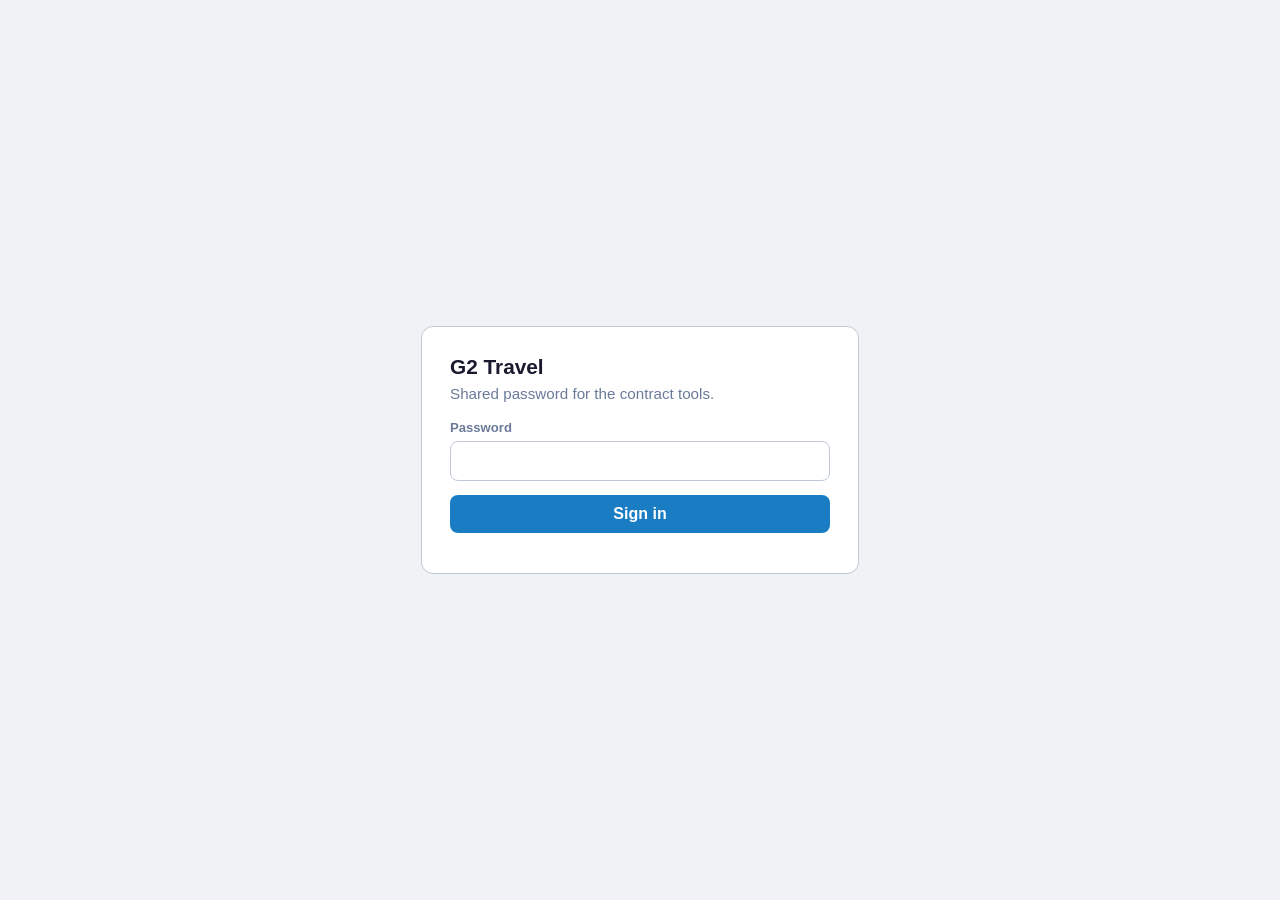
<file: login.html>
<!doctype html>
<html lang="en">
<head>
<meta charset="utf-8">
<meta name="viewport" content="width=device-width,initial-scale=1">
<title>Sign in · G2 Travel</title>
<meta name="robots" content="noindex,nofollow">
<style>
body{margin:0;min-height:100vh;display:grid;place-items:center;background:#f0f2f5;font-family:-apple-system,BlinkMacSystemFont,'Segoe UI',sans-serif;color:#1a1a2e}
.card{width:min(380px,calc(100% - 32px));background:#fff;border:1px solid #C0C8D8;border-radius:12px;padding:28px}
h1{margin:0 0 6px;font-size:1.3rem}
p{margin:0 0 18px;color:#6b7a99;font-size:.95rem}
label{display:block;font-size:.82rem;font-weight:600;color:#6b7a99;margin-bottom:6px}
input{width:100%;box-sizing:border-box;border:1px solid #C0C8D8;border-radius:8px;padding:10px 12px;font:inherit}
button{margin-top:14px;width:100%;border:0;background:#1A7DC4;color:#fff;border-radius:8px;padding:10px 12px;font:inherit;font-weight:650;cursor:pointer}
.err{margin-top:12px;color:#C0392B;font-size:.9rem}
</style>
</head>
<body>
<form class="card" id="f">
  <h1>G2 Travel</h1>
  <p>Shared password for the contract tools.</p>
  <label for="pw">Password</label>
  <input id="pw" type="password" autocomplete="current-password" required>
  <button type="submit">Sign in</button>
  <div class="err" id="err"></div>
</form>
<script>
document.getElementById('f').onsubmit = async (e) => {
  e.preventDefault();
  const err = document.getElementById('err');
  err.textContent = '';
  const res = await fetch('/api/login', {
    method: 'POST',
    headers: { 'Content-Type': 'application/json' },
    body: JSON.stringify({ password: document.getElementById('pw').value })
  });
  if (!res.ok) { err.textContent = 'Wrong password.'; return; }
  const next = new URLSearchParams(location.search).get('next') || '/';
  location.href = next.startsWith('/') ? next : '/';
};
</script>
</body>
</html>
</file>
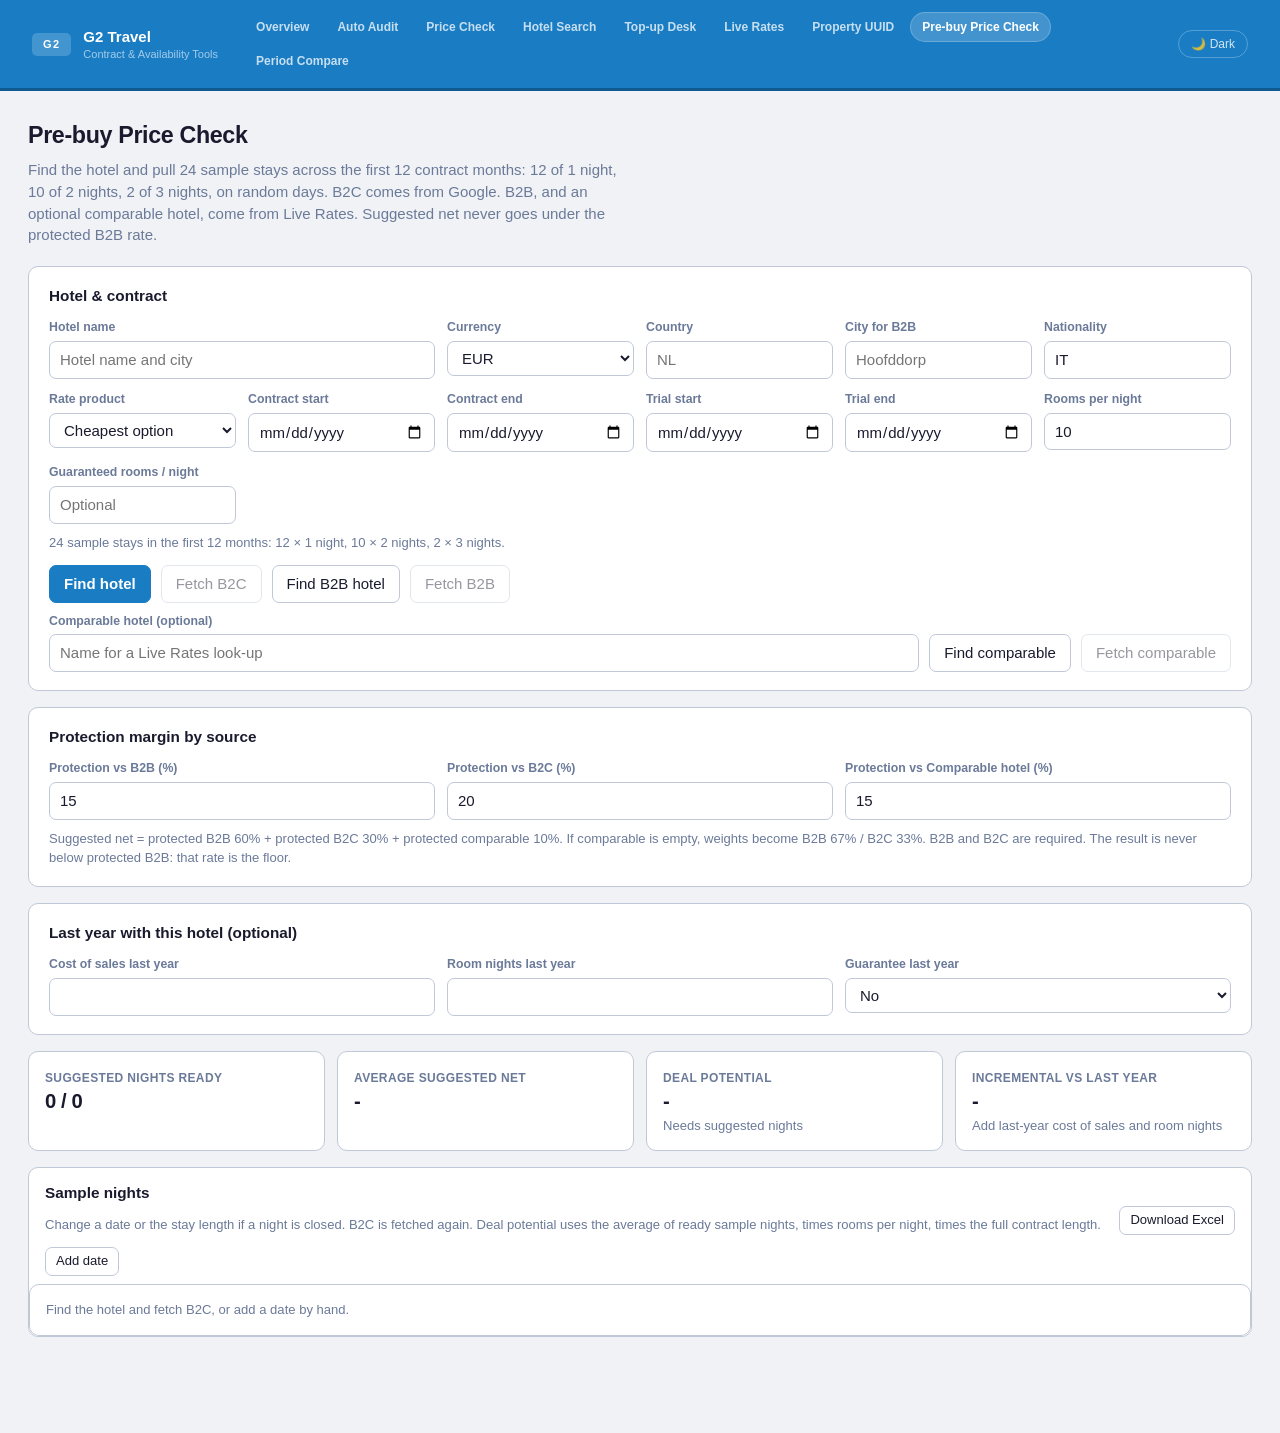
<file: prebuy.html>
<!doctype html>
<html lang="en">
<head>
<meta charset="utf-8">
<meta name="viewport" content="width=device-width,initial-scale=1">
<title>Pre-buy Price Check · G2 Travel</title>
<meta name="robots" content="noindex,nofollow">
<style>
:root{--paper:#f0f2f5;--card:#fff;--ink:#1a1a2e;--mute:#6b7a99;--line:#C0C8D8;--teal:#1A7DC4;--teal-d:#0F5A91;--wash:#E8F3FB;--amber:#B7600A;--amber-w:#FEF5EA;--bad:#C0392B;--bad-w:#FDF0EF;--ok:#1e7a4a;--ok-w:#e8f6ee}
*{box-sizing:border-box}
html{font-size:15px}
body{margin:0;background:var(--paper);color:var(--ink);font-family:-apple-system,BlinkMacSystemFont,'Segoe UI',sans-serif;line-height:1.45;font-variant-numeric:tabular-nums}
button,input,select,textarea{font:inherit;color:inherit}
h1,h2,h3,p{margin:0}
body.dark{--paper:#0f1117;--card:#1a1d27;--ink:#e8ecf5;--mute:#7a85a3;--line:#2e3347;--wash:#0d1e2e}
main{max-width:1280px;margin:0 auto;padding:28px 28px 80px}
h2{font-size:1.55rem;font-weight:650;letter-spacing:-.015em;margin-bottom:6px}
.lead{color:var(--mute);max-width:72ch;margin-bottom:20px}
.card{background:var(--card);border:1px solid var(--line);border-radius:10px;padding:18px 20px;margin-bottom:16px}
.card h3{font-size:1.02rem;margin-bottom:12px}
.grid{display:grid;grid-template-columns:repeat(auto-fit,minmax(180px,1fr));gap:12px}
.field label{display:block;font-weight:600;font-size:.82rem;color:var(--mute);margin-bottom:4px}
.field input,.field select{width:100%;border:1px solid var(--line);border-radius:7px;padding:7px 10px;background:var(--card)}
.btn{border:1px solid var(--line);background:var(--card);border-radius:7px;padding:7px 14px;cursor:pointer;font-weight:500}
.btn:hover:not(:disabled){border-color:var(--teal);color:var(--teal-d)}
.btn.pri{background:var(--teal);border-color:var(--teal);color:#fff;font-weight:600}
.btn.pri:hover:not(:disabled){background:var(--teal-d);color:#fff}
.btn:disabled{opacity:.45;cursor:not-allowed}
.btn.sm{padding:4px 10px;font-size:.87rem}
.row{display:flex;gap:10px;align-items:end;flex-wrap:wrap}
.hint{color:var(--mute);font-size:.87rem}
.msg{padding:9px 12px;border-radius:7px;font-size:.93rem;margin-top:10px}
.msg.warn{background:var(--amber-w);color:var(--amber)}
.msg.err{background:var(--bad-w);color:var(--bad)}
.msg.ok{background:var(--ok-w);color:var(--ok)}
.hits{display:grid;gap:6px;margin-top:12px}
.hit{display:flex;justify-content:space-between;gap:12px;align-items:center;border:1px solid var(--line);border-radius:8px;padding:8px 12px;background:var(--card)}
.kpis{display:grid;grid-template-columns:repeat(auto-fit,minmax(180px,1fr));gap:12px;margin-bottom:16px}
.kpi{background:var(--card);border:1px solid var(--line);border-radius:10px;padding:14px 16px}
.kpi b{display:block;font-size:1.35rem;letter-spacing:-.02em}
.kpi span{color:var(--mute);font-size:.8rem;font-weight:600;text-transform:uppercase;letter-spacing:.03em}
table.t{border-collapse:collapse;width:100%;font-size:.9rem}
table.t th{text-align:left;font-weight:600;font-size:.8rem;color:var(--mute);padding:8px 8px;border-bottom:1px solid var(--line);background:#fafcfc;white-space:nowrap}
table.t td{padding:6px 8px;border-bottom:1px solid #e8f0ee;vertical-align:middle}
table.t .num{text-align:right}
table.t input[type=number]{width:92px;border:1px solid var(--line);border-radius:6px;padding:4px 6px;text-align:right;background:var(--card)}
.blank td input[type=number]{border-color:#d69a1e;background:var(--amber-w)}
.scroll{overflow:auto;border:1px solid var(--line);border-radius:10px;background:var(--card)}
.picked{font-weight:600}
</style>
<link rel="stylesheet" href="./nav.css">
</head>
<body>
<header class="header" id="g2-header" data-page="prebuy"></header>
<script src="./nav.js"></script>
<main id="app"></main>
<script>
'use strict';
const $ = s => document.querySelector(s);
const esc = s => String(s==null?'':s).replace(/[&<>"']/g,c=>({'&':'&amp;','<':'&lt;','>':'&gt;','"':'&quot;',"'":'&#39;'}[c]));
const DAY = 864e5;
const D = s => { if(!s) return null; const p=String(s).split('-').map(Number); if(p.length<3||p.some(isNaN)) return null; return Date.UTC(p[0],p[1]-1,p[2]); };
const iso = t => new Date(t).toISOString().slice(0,10);
const dowMon = t => (new Date(t).getUTCDay()+6)%7;
const num = v => { if(v===''||v==null) return null; const n=typeof v==='number'?v:parseFloat(String(v).replace(',','.')); return isFinite(n)?n:null; };
const fmt = (n,c) => n==null?'':new Intl.NumberFormat(undefined,{minimumFractionDigits:2,maximumFractionDigits:2}).format(n);
const fmtMoney = (n,c) => n==null?'-':new Intl.NumberFormat(undefined,{style:'currency',currency:c||'EUR',maximumFractionDigits:0}).format(n);
const fmtN = (n,c) => n==null?'-':new Intl.NumberFormat(undefined,{style:'currency',currency:c||'EUR',minimumFractionDigits:2,maximumFractionDigits:2}).format(n);
const MON = ['Jan','Feb','Mar','Apr','May','Jun','Jul','Aug','Sep','Oct','Nov','Dec'];
const DOW = ['Mon','Tue','Wed','Thu','Fri','Sat','Sun'];
const pretty = s => { const t=D(s); if(t==null) return s||''; return DOW[dowMon(t)]+' '+new Date(t).getUTCDate()+' '+MON[new Date(t).getUTCMonth()]+' '+new Date(t).getUTCFullYear(); };

const CUR = ['EUR','GBP','USD','CHF','AED','TRY','PLN','CZK','SEK','NOK','DKK','HUF','RON','BGN'];
const BASIS = [
  {id:'cheapest', label:'Cheapest option'},
  {id:'ro_nrf', label:'RO NRF'},
  {id:'ro_flex', label:'RO flexible'},
  {id:'bb_nrf', label:'BB NRF'},
  {id:'bb_flex', label:'BB flexible'}
];

const S = {
  hotelQuery:'', hotel:null, hits:null,
  currency:'EUR', basis:'cheapest', country:'', city:'', nat:'IT', b2bHotel:null, b2bHits:null, compQuery:'', compHotel:null, compHits:null, sample:null, sampleKey:'',
  prot:{b2b:15,b2c:20,comp:15},
  contract:{start:'',end:'',trialStart:'',trialEnd:'',rooms:10, guarantee:''},
  last:{cos:'',rn:'',gtee:'no'},
  rows:[],
  msg:'', msgk:'',
  busy:false
};

function monthKeys(){
  const s=D(S.contract.start), e=D(S.contract.end);
  if(s==null||e==null||e<s) return [];
  const out=[]; let y=new Date(s).getUTCFullYear(), m=new Date(s).getUTCMonth();
  while(Date.UTC(y,m,1)<=e && out.length<120){ out.push(y+'-'+String(m+1).padStart(2,'0')); m++; if(m>11){m=0;y++;} }
  return out;
}
function monthStart(k){ const [y,m]=k.split('-').map(Number); return Date.UTC(y,m-1,1); }
function monthEnd(k){ const [y,m]=k.split('-').map(Number); return Date.UTC(y,m,0); }
function buildSample(){
  const keys=monthKeys().slice(0,12), cs=D(S.contract.start), ce=D(S.contract.end);
  const today=Date.UTC(new Date().getUTCFullYear(), new Date().getUTCMonth(), new Date().getUTCDate());
  if(cs==null||ce==null) return [];
  const windows=[];
  for(const k of keys){
    const from=Math.max(monthStart(k),cs,today+DAY), to=Math.min(monthEnd(k),ce);
    if(from<=to) windows.push({from,to});
  }
  if(!windows.length) return [];
  const lengths=[1,1,1,1,1,1,1,1,1,1,1,1,2,2,2,2,2,2,2,2,2,2,3,3];
  for(let i=lengths.length-1;i>0;i--){ const j=Math.floor(Math.random()*(i+1)); const x=lengths[i]; lengths[i]=lengths[j]; lengths[j]=x; }
  const out=[];
  for(let i=0;i<lengths.length;i++){
    const w=windows[i%windows.length];
    let n=lengths[i];
    let last=w.to-n*DAY;
    if(last<w.from){ n=1; last=w.to-DAY; }
    if(last<w.from) last=w.from;
    const span=Math.floor((last-w.from)/DAY)+1;
    const tms=w.from+Math.floor(Math.random()*Math.max(1,span))*DAY;
    out.push({date:iso(Math.min(tms,w.to)), nights:n});
  }
  out.sort((a,b)=>a.date.localeCompare(b.date)||a.nights-b.nights);
  return out;
}
function fetchDates(force){
  const key=(S.contract.start||'')+'|'+(S.contract.end||'');
  if(force||S.sampleKey!==key||!S.sample||!S.sample.length){ S.sample=buildSample(); S.sampleKey=key; }
  return S.sample;
}
function contractNights(){
  const a=D(S.contract.start), b=D(S.contract.end);
  if(a==null||b==null||b<a) return 0;
  return Math.round((b-a)/DAY)+1;
}
function pickPrice(j){
  const bb = S.basis.indexOf('bb')===0;
  const list = bb && j.breakfast && j.breakfast.length ? j.breakfast : (j.prices||[]);
  return list.reduce((a,p)=> p.perNight!=null && (!a || p.perNight<a.perNight) ? p : a, null);
}
function protOf(kind, raw){
  if(raw==null) return null;
  const p = Number(S.prot[kind]||0)/100;
  return raw * (1-p);
}
function suggestRow(r){
  const b2b=num(r.b2b), b2c=num(r.b2c), comp=num(r.comp);
  if(b2b==null || b2c==null) return null;
  const pb=protOf('b2b',b2b), pc=protOf('b2c',b2c), pj=protOf('comp',comp);
  const weighted=comp==null ? pb*(2/3)+pc*(1/3) : pb*0.6+pc*0.3+pj*0.1;
  return Math.max(weighted, pb);
}
function floored(r){
  const b2b=num(r.b2b), b2c=num(r.b2c), comp=num(r.comp);
  if(b2b==null || b2c==null) return false;
  const pb=protOf('b2b',b2b), pc=protOf('b2c',b2c), pj=protOf('comp',comp);
  const weighted=comp==null ? pb*(2/3)+pc*(1/3) : pb*0.6+pc*0.3+pj*0.1;
  return weighted<pb;
}
function suggestedList(){ return S.rows.map(suggestRow).filter(v=>v!=null); }
function avgSuggest(){ const a=suggestedList(); return a.length? a.reduce((x,y)=>x+y,0)/a.length : null; }

function gCall(params){
  return fetch('/api/hotel-prices?'+new URLSearchParams(params)).then(async r=>{
    let j={}; try{j=await r.json();}catch(e){}
    if(!r.ok || j.error) throw new Error(j.error||('Server error '+r.status));
    return j;
  });
}


function boardWant(){
  if(S.basis==='ro_nrf') return {bb:false, flex:false};
  if(S.basis==='ro_flex') return {bb:false, flex:true};
  if(S.basis==='bb_nrf') return {bb:true, flex:false};
  if(S.basis==='bb_flex') return {bb:true, flex:true};
  return null;
}
function isBB(r){ return /BB|BREAKFAST|B&B/i.test((r.board||'')+' '+(r.boardName||'')); }
function pickLive(rates){
  const list=(rates||[]).filter(r=>r.perNight!=null);
  if(!list.length) return null;
  const w=boardWant();
  let pool=list;
  if(w){
    const bb=list.filter(r=>w.bb?isBB(r):!isBB(r));
    const flex=bb.filter(r=>!!r.refundable===w.flex);
    pool=flex.length?flex:(bb.length?bb:list);
  }
  pool.sort((a,b)=>a.perNight-b.perNight);
  return pool[0];
}
async function liteCall(body){
  const res=await fetch('/api/liteapi-rates',{method:'POST',headers:{'Content-Type':'application/json'},body:JSON.stringify(body)});
  const j=await res.json().catch(()=>({}));
  if(!res.ok) throw new Error(j.error||('Live Rates '+res.status));
  return j;
}
function guessPlace(h){
  const blob=((h&&h.address)||'')+' '+((h&&h.name)||'');
  const low=blob.toLowerCase();
  const countries=[['netherlands','NL'],['nederland','NL'],['hoofddorp','NL'],['amsterdam','NL'],['france','FR'],['paris','FR'],['italy','IT'],['italia','IT'],['spain','ES'],['españa','ES'],['germany','DE'],['deutschland','DE'],['belgium','BE'],['belgique','BE'],['portugal','PT'],['switzerland','CH'],['austria','AT'],['luxembourg','LU'],['united kingdom','GB'],['england','GB'],['london','GB']];
  let country='';
  for(const [k,v] of countries){ if(low.includes(k)){ country=v; break; } }
  const city=(h&&h.address||'').split(',').map(s=>s.trim()).filter(Boolean).slice(-2,-1)[0]||'';
  return {country, city: city.replace(/\d/g,'').trim()};
}
function nameTries(name){
  const clean=String(name||'').replace(/[’']/g,'').trim();
  const words=clean.split(/\s+/).filter(Boolean);
  const skip=/^(hotel|hotels|the|airport|city|centre|center|by)$/i;
  const kept=words.filter(w=>!skip.test(w) && w.length>2);
  const tries=[clean];
  if(kept.length>=2) tries.push(kept.slice(0,2).join(' '));
  if(kept.length) tries.push(kept[0]);
  if(kept.length>1) tries.push(kept[kept.length-1]);
  if(words.length>2) tries.push(words.slice(0,2).join(' '));
  return [...new Set(tries.filter(Boolean))];
}
async function findLive(kind){
  if((S.country||'').length!==2){ S.msg='Enter a 2-letter country code. Live Rates needs it, for example NL.'; S.msgk='warn'; render(); return; }
  const name=kind==='comp'?(S.compQuery||'').trim():((S.hotel&&S.hotel.name)||S.hotelQuery||'').trim();
  if(!name){ S.msg=kind==='comp'?'Type a comparable hotel name.':'Pick or type the hotel first.'; S.msgk='warn'; render(); return; }
  S.busy=true; S.msg='Searching Live Rates in '+S.country+'…'; S.msgk=''; render();
  try{
    let hits=[], used='';
    for(const q of nameTries(name)){
      const j=await liteCall({mode:'hotels', countryCode:S.country, cityName:S.city||'', hotelName:q});
      hits=j.hotels||[];
      used=q;
      if(hits.length) break;
      if(S.city){
        const k=await liteCall({mode:'hotels', countryCode:S.country, cityName:'', hotelName:q});
        hits=k.hotels||[];
        if(hits.length){ used=q+' (country)'; break; }
      }
    }
    if(!hits.length && S.city){
      const j=await liteCall({mode:'hotels', countryCode:S.country, cityName:S.city, hotelName:''});
      const tokens=name.toLowerCase().split(/\s+/).filter(w=>w.length>3);
      hits=(j.hotels||[]).filter(h=>tokens.some(w=>(h.name||'').toLowerCase().includes(w)));
      used=S.city;
    }
    if(kind==='comp') S.compHits=hits; else S.b2bHits=hits;
    S.msg=hits.length? hits.length+' Live Rates hotels'+(used?' for “'+used+'”':'')+'. Pick one.':'No Live Rates hotel in '+S.country+(S.city?' / '+S.city:'')+'. Check the country code, or type a shorter name such as Antares.';
    S.msgk=hits.length?'ok':'warn';
  }catch(e){ S.msg=e.message; S.msgk='err'; }
  S.busy=false; render();
}
function downloadSheet(){
  const m=dealMath();
  const hotel=(S.hotel&&S.hotel.name)||S.hotelQuery||'';
  const comp=S.compHotel?S.compHotel.name:(S.compQuery||'');
  const cur=S.currency||'EUR';
  const gRooms=num(S.contract.guarantee);
  const rooms=num(S.contract.rooms)||0;
  const nights=m.nights||0;
  const avg=m.avg;
  const potential=m.potential;
  const guaranteed=avg!=null && gRooms!=null && nights? avg*gRooms*nights : null;
  const range=(a,b)=>{
    const f=v=>{ const d=D(v); return d==null? (v||'') : new Date(d).toLocaleDateString('en-GB',{day:'2-digit', month:'short', year:'numeric', timeZone:'UTC'}); };
    return f(a)+' - '+f(b);
  };
  const rows=S.rows.map(r=>{
    const sg=suggestRow(r);
    return [r.date, r.nights||1, num(r.b2c), num(r.b2b), num(r.comp), protOf('b2b',num(r.b2b)), protOf('b2c',num(r.b2c)), protOf('comp',num(r.comp)), sg, floored(r)?'✓ Floor':''];
  });
  const book={
    title:'Pre-buy Price Check',
    sub:hotel+'    ·   '+range(S.contract.start, S.contract.end),
    avg, guaranteed, potential, nSug:m.nSug||S.rows.length,
    gLabel:(gRooms||0)+' rooms × '+nights+' nights',
    pLabel:rooms+' rooms × '+nights+' nights',
    hotel, comp, cur,
    start:S.contract.start, end:S.contract.end, nights, rooms, gRooms:gRooms==null?'':gRooms,
    pb:Number(S.prot.b2b||0)/100, pc:Number(S.prot.b2c||0)/100, pj:Number(S.prot.comp||0)/100,
    lyCOS:num(S.last.cos), lyRN:num(S.last.rn), incremental:m.incremental,
    rows
  };
  const blob=buildPrebuyXlsx(book);
  const a=document.createElement('a');
  a.href=URL.createObjectURL(blob);
  a.download='prebuy-price-check.xlsx';
  a.click();
}
function buildPrebuyXlsx(b){
  const esc=s=>String(s==null?'':s).replace(/&/g,'&').replace(/</g,'<').replace(/>/g,'>');
  const col=n=>{ let s=''; n+=1; while(n){ const m=(n-1)%26; s=String.fromCharCode(65+m)+s; n=Math.floor((n-1)/26); } return s; };
  const ref=(r,c)=>col(c)+r;
  const cells=[];
  const merge=[];
  const add=(r,c,v,s)=>{
    if(typeof v==='number' && isFinite(v)) cells.push('<c r="'+ref(r,c)+'" s="'+s+'"><v>'+v+'</v></c>');
    else cells.push('<c r="'+ref(r,c)+'" s="'+s+'" t="inlineStr"><is><t xml:space="preserve">'+esc(v)+'</t></is></c>');
  };
  const span=(r,c1,c2)=>merge.push(ref(r,c1)+':'+ref(r,c2));
  add(1,0,b.title,1); span(1,0,9);
  add(2,0,b.sub,2); span(2,0,9);
  [['AVG SUGGESTED NET',b.avg,'per room night',4],['DEAL GUARANTEED',b.guaranteed,b.gLabel,5],['DEAL POTENTIAL',b.potential,b.pLabel,6],['RATES CHECKED',b.nSug,'dates below',7]].forEach((k,i)=>{
    const starts=[0,2,5,8], ends=[1,4,7,9];
    add(4,starts[i],k[0],3); span(4,starts[i],ends[i]);
    add(5,starts[i],k[1]==null?'-':k[1],k[3]); span(5,starts[i],ends[i]);
    add(6,starts[i],k[2],8); span(6,starts[i],ends[i]);
  });
  add(8,0,'CONTRACT',9); span(8,0,4);
  add(8,6,'PRICE PROTECTION',9); span(8,6,9);
  [['Hotel',b.hotel],['Comparable hotel',b.comp||'-'],['Currency',b.cur],['Contract start',b.start||''],['Contract end',b.end||''],['Contract nights',b.nights],['Rooms per night',b.rooms],['Guaranteed rooms / night',b.gRooms===''?'-':b.gRooms]].forEach((row,i)=>{
    add(9+i,0,row[0],10); span(9+i,0,1); add(9+i,2,row[1],11); span(9+i,2,4);
  });
  [['vs B2B',b.pb],['vs B2C',b.pc],['vs Comparable hotel',b.pj]].forEach((row,i)=>{ add(9+i,6,row[0],10); span(9+i,6,8); add(9+i,9,row[1],12); });
  add(13,6,'LAST YEAR',9); span(13,6,9);
  [['Cost of sales',b.lyCOS],['Room nights',b.lyRN],['Incremental vs last year',b.incremental]].forEach((row,i)=>{
    add(14+i,6,row[0],10); span(14+i,6,8); add(14+i,9,row[1]==null?'-':row[1], i===1?11:13);
  });
  add(18,0,'How the suggested net is built:  60% protected B2B  +  30% protected B2C  +  10% protected comparable.  The result is never below protected B2B: that rate is the floor (rows marked ✓ Floor).',14); span(18,0,9);
  add(20,0,'DATE-BY-DATE PRICING',9); span(20,0,9);
  ['Date','Nights','B2C','B2B','Comparable','After prot. B2B','After prot. B2C','After prot. Comp.','Suggested net','Floor (vs B2B)'].forEach((h,i)=>add(21,i,h,15));
  b.rows.forEach((row,ri)=>{
    const base=ri%2?17:16;
    add(22+ri,0,row[0]||'',base);
    add(22+ri,1,row[1]||'',base);
    for(let c=2;c<=8;c++) add(22+ri,c,row[c]==null?'':row[c], row[c]==null?base:(c===8?18:19));
    add(22+ri,9,row[9]||'',20);
  });
  const byRow={};
  cells.forEach(xml=>{ const m=xml.match(/ r="[A-Z]+(\d+)"/); if(!m) return; (byRow[m[1]]=byRow[m[1]]||[]).push(xml); });
  const heights={1:36,2:22,4:20,5:34,6:18,8:22,18:34,20:22,21:32};
  const rowXml=Object.keys(byRow).sort((a,b)=>a-b).map(r=>'<row r="'+r+'" ht="'+(heights[r]||(r>=22?19:18))+'" customHeight="1">'+byRow[r].join('')+'</row>').join('');
  const sheetXml='<?xml version="1.0" encoding="UTF-8" standalone="yes"?>'+
    '<worksheet xmlns="http://schemas.openxmlformats.org/spreadsheetml/2006/main">'+
    '<sheetViews><sheetView workbookViewId="0"><pane ySplit="21" topLeftCell="A22" activePane="bottomLeft" state="frozen"/></sheetView></sheetViews>'+
    '<cols><col min="1" max="1" width="26" customWidth="1"/><col min="2" max="2" width="14" customWidth="1"/><col min="3" max="5" width="16" customWidth="1"/><col min="6" max="9" width="18" customWidth="1"/><col min="10" max="10" width="18" customWidth="1"/></cols>'+
    '<sheetData>'+rowXml+'</sheetData>'+
    '<mergeCells count="'+merge.length+'">'+merge.map(m=>'<mergeCell ref="'+m+'"/>').join('')+'</mergeCells>'+
    '<pageSetup orientation="landscape" fitToWidth="1"/>'+
    '</worksheet>';
  const files={
    '[Content_Types].xml':'<?xml version="1.0" encoding="UTF-8" standalone="yes"?><Types xmlns="http://schemas.openxmlformats.org/package/2006/content-types"><Default Extension="rels" ContentType="application/vnd.openxmlformats-package.relationships+xml"/><Default Extension="xml" ContentType="application/xml"/><Override PartName="/xl/workbook.xml" ContentType="application/vnd.openxmlformats-officedocument.spreadsheetml.sheet.main+xml"/><Override PartName="/xl/worksheets/sheet1.xml" ContentType="application/vnd.openxmlformats-officedocument.spreadsheetml.worksheet+xml"/><Override PartName="/xl/styles.xml" ContentType="application/vnd.openxmlformats-officedocument.spreadsheetml.styles+xml"/></Types>',
    '_rels/.rels':'<?xml version="1.0" encoding="UTF-8" standalone="yes"?><Relationships xmlns="http://schemas.openxmlformats.org/package/2006/relationships"><Relationship Id="rId1" Type="http://schemas.openxmlformats.org/officeDocument/2006/relationships/officeDocument" Target="xl/workbook.xml"/></Relationships>',
    'xl/workbook.xml':'<?xml version="1.0" encoding="UTF-8" standalone="yes"?><workbook xmlns="http://schemas.openxmlformats.org/spreadsheetml/2006/main" xmlns:r="http://schemas.openxmlformats.org/officeDocument/2006/relationships"><sheets><sheet name="Price check" sheetId="1" r:id="rId1"/></sheets></workbook>',
    'xl/_rels/workbook.xml.rels':'<?xml version="1.0" encoding="UTF-8" standalone="yes"?><Relationships xmlns="http://schemas.openxmlformats.org/package/2006/relationships"><Relationship Id="rId1" Type="http://schemas.openxmlformats.org/officeDocument/2006/relationships/worksheet" Target="worksheets/sheet1.xml"/><Relationship Id="rId2" Type="http://schemas.openxmlformats.org/officeDocument/2006/relationships/styles" Target="styles.xml"/></Relationships>',
    'xl/styles.xml':stylesheet(),
    'xl/worksheets/sheet1.xml':sheetXml
  };
  return zipStore(files);
}
function stylesheet(){
  const fonts=['<font><sz val="11"/><name val="Calibri"/></font>','<font><b/><sz val="20"/><color rgb="FFFFFFFF"/><name val="Calibri"/></font>','<font><sz val="11"/><color rgb="FFDCE6F0"/><name val="Calibri"/></font>','<font><b/><sz val="9"/><color rgb="FF6B7785"/><name val="Calibri"/></font>','<font><b/><sz val="20"/><color rgb="FF2A9D8F"/><name val="Calibri"/></font>','<font><b/><sz val="20"/><color rgb="FF2A9D8F"/><name val="Calibri"/></font>','<font><b/><sz val="20"/><color rgb="FF2A9D8F"/><name val="Calibri"/></font>','<font><b/><sz val="20"/><color rgb="FF2A9D8F"/><name val="Calibri"/></font>','<font><sz val="9"/><color rgb="FF6B7785"/><name val="Calibri"/></font>','<font><b/><sz val="10"/><color rgb="FFFFFFFF"/><name val="Calibri"/></font>','<font><sz val="10"/><color rgb="FF6B7785"/><name val="Calibri"/></font>','<font><b/><sz val="10"/><color rgb="FF222222"/><name val="Calibri"/></font>','<font><b/><sz val="10"/><color rgb="FF222222"/><name val="Calibri"/></font>','<font><b/><sz val="10"/><color rgb="FF222222"/><name val="Calibri"/></font>','<font><sz val="10"/><color rgb="FF334155"/><name val="Calibri"/></font>','<font><b/><sz val="10"/><color rgb="FF1F3A5F"/><name val="Calibri"/></font>','<font><sz val="10"/><color rgb="FF222222"/><name val="Calibri"/></font>','<font><sz val="10"/><color rgb="FF222222"/><name val="Calibri"/></font>','<font><b/><sz val="10"/><color rgb="FF222222"/><name val="Calibri"/></font>','<font><sz val="10"/><color rgb="FF222222"/><name val="Calibri"/></font>','<font><b/><sz val="10"/><color rgb="FFB26A00"/><name val="Calibri"/></font>'];
  const fills=['<fill><patternFill patternType="none"/></fill>','<fill><patternFill patternType="gray125"/></fill>','<fill><patternFill patternType="solid"><fgColor rgb="FF1F3A5F"/></patternFill></fill>','<fill><patternFill patternType="solid"><fgColor rgb="FFEEF3F8"/></patternFill></fill>','<fill><patternFill patternType="solid"><fgColor rgb="FF2A9D8F"/></patternFill></fill>','<fill><patternFill patternType="solid"><fgColor rgb="FFDCE6F0"/></patternFill></fill>','<fill><patternFill patternType="solid"><fgColor rgb="FFFFFFFF"/></patternFill></fill>'];
  const nf='<numFmts count="3"><numFmt numFmtId="164" formatCode="€ #,##0.00"/><numFmt numFmtId="165" formatCode="€ #,##0"/><numFmt numFmtId="166" formatCode="0%"/></numFmts>';
  const xf=(font,fill,num,align,border)=>'<xf fontId="'+font+'" fillId="'+fill+'" borderId="'+(border?1:0)+'" numFmtId="'+(num||0)+'" xfId="0" applyFont="1" applyFill="1" applyBorder="1" applyAlignment="1"'+(num?' applyNumberFormat="1"':'')+'><alignment horizontal="'+(align||'left')+'" vertical="center" wrapText="1"/></xf>';
  const xfs=[xf(0,0,0,'left',0),xf(1,2,0,'left',0),xf(2,2,0,'left',0),xf(3,3,0,'center',1),xf(4,3,164,'center',1),xf(5,3,165,'center',1),xf(6,3,165,'center',1),xf(7,3,1,'center',1),xf(8,3,0,'center',1),xf(9,4,0,'left',0),xf(10,0,0,'left',0),xf(11,0,0,'left',0),xf(12,0,166,'center',0),xf(13,0,164,'right',0),xf(14,0,0,'left',0),xf(15,5,0,'center',0),xf(16,6,0,'center',0),xf(16,3,0,'center',0),xf(18,6,164,'right',0),xf(19,6,164,'right',0),xf(20,6,0,'center',0)];
  return '<?xml version="1.0" encoding="UTF-8" standalone="yes"?><styleSheet xmlns="http://schemas.openxmlformats.org/spreadsheetml/2006/main">'+nf+'<fonts count="'+fonts.length+'">'+fonts.join('')+'</fonts><fills count="'+fills.length+'">'+fills.join('')+'</fills><borders count="2"><border/><border><left style="thin"><color rgb="FFD5DEE8"/></left><right style="thin"><color rgb="FFD5DEE8"/></right><top style="thin"><color rgb="FFD5DEE8"/></top><bottom style="thin"><color rgb="FFD5DEE8"/></bottom></border></borders><cellXfs count="'+xfs.length+'">'+xfs.join('')+'</cellXfs></styleSheet>';
}
function zipStore(files){
  const enc=new TextEncoder();
  const parts=[], central=[];
  let offset=0;
  const crcTable=(()=>{ const t=new Uint32Array(256); for(let n=0;n<256;n++){ let c=n; for(let k=0;k<8;k++) c=c&1?0xedb88320^(c>>>1):c>>>1; t[n]=c; } return t; })();
  const crc32=bytes=>{ let c=0xffffffff; for(const b of bytes) c=crcTable[(c^b)&0xff]^(c>>>8); return (c^0xffffffff)>>>0; };
  const u16=n=>[n&255,(n>>8)&255];
  const u32=n=>[n&255,(n>>8)&255,(n>>16)&255,(n>>24)&255];
  for(const [name,text] of Object.entries(files)){
    const data=enc.encode(text), nameBytes=enc.encode(name), crc=crc32(data);
    const local=new Uint8Array([0x50,0x4b,0x03,0x04,20,0,0,0,0,0,0,0,0,0, ...u32(crc), ...u32(data.length), ...u32(data.length), ...u16(nameBytes.length), 0,0, ...nameBytes, ...data]);
    parts.push(local);
    central.push(new Uint8Array([0x50,0x4b,0x01,0x02,20,0,20,0,0,0,0,0,0,0,0,0, ...u32(crc), ...u32(data.length), ...u32(data.length), ...u16(nameBytes.length), 0,0,0,0,0,0,0,0,0,0,0,0, ...u32(offset), ...nameBytes]));
    offset+=local.length;
  }
  const centralBytes=central.reduce((n,a)=>n+a.length,0);
  const end=new Uint8Array([0x50,0x4b,0x05,0x06,0,0,0,0, ...u16(central.length), ...u16(central.length), ...u32(centralBytes), ...u32(offset), 0,0]);
  return new Blob([...parts, ...central, end], {type:'application/vnd.openxmlformats-officedocument.spreadsheetml.sheet'});
}

async function fetchLive(kind){
  const hotel=kind==='comp'?S.compHotel:S.b2bHotel;
  const key=kind==='comp'?'comp':'b2b';
  if(!hotel){ S.msg='Pick the Live Rates hotel first.'; S.msgk='warn'; render(); return; }
  if(!S.rows.length){ S.msg='Fetch the sample nights first.'; S.msgk='warn'; render(); return; }
  S.busy=true; S.msg='Fetching '+(kind==='comp'?'comparable':'B2B')+'…'; S.msgk=''; render();
  let done=0, filled=0;
  const one=async r=>{
    const n=r.nights||1;
    try{
      const j=await liteCall({mode:'rates', hotelId:hotel.id, checkin:r.date, checkout:iso(D(r.date)+n*DAY), currency:S.currency, guestNationality:S.nat||S.country||'IT', adults:2});
      const best=pickLive(j.rates);
      if(best){ r[key]=best.perNight; r[key+'Src']=[best.room,best.boardName||best.board,best.refundable?'flex':'NRF'].filter(Boolean).join(' · '); filled++; }
      else r[key+'Src']='No availability';
    }catch(e){ r[key+'Src']=e.message; }
    done++;
    const el=$('#status'); if(el) el.textContent='Fetching '+(kind==='comp'?'comparable':'B2B')+'… '+done+' of '+S.rows.length;
  };
  for(let i=0;i<S.rows.length;i+=3) await Promise.all(S.rows.slice(i,i+3).map(one));
  S.busy=false;
  S.msg=(kind==='comp'?'Comparable':'B2B')+' filled on '+filled+' of '+S.rows.length+' stays. Empty rows can be typed by hand.';
  S.msgk=filled?'ok':'warn';
  render();
}

async function searchHotel(){
  const q=S.hotelQuery.trim();
  if(!q){ S.msg='Type a hotel name and city.'; S.msgk='warn'; render(); return; }
  const dates=fetchDates();
  if(!dates.length){ S.msg='Set a contract start and end that includes future dates.'; S.msgk='warn'; render(); return; }
  S.busy=true; S.msg='Searching Google Hotels…'; S.msgk=''; render();
  try{
    const j=await gCall({mode:'search', q, checkin:dates[0].date, checkout:iso(D(dates[0].date)+DAY), currency:S.currency});
    S.hits=j.results||[];
    S.msg=S.hits.length? S.hits.length+' hotels found. Pick one.':'No hotel matched that name.';
    S.msgk=S.hits.length?'ok':'warn';
  }catch(e){ S.msg=e.message; S.msgk='err'; S.hits=[]; }
  S.busy=false; render();
}

async function fetchRates(){
  if(!S.hotel) return;
  const dates=fetchDates();
  if(!dates.length){ S.msg='Set contract dates first.'; S.msgk='warn'; render(); return; }
  S.busy=true; S.rows=[]; render();
  const found=[], missing=[];
  let done=0, failed=null;
  const one=async d=>{
    try{
      const j=await gCall({mode:'prices', token:S.hotel.token, q:S.hotel.name||S.hotelQuery, checkin:d.date, checkout:iso(D(d.date)+(d.nights||1)*DAY), currency:S.currency});
      const best=pickPrice(j);
      if(best) found.push({date:d.date, nights:d.nights||1, b2c:best.perNight, b2cSrc:(best.source||'')+' ('+(j.provider||'Google')+')', b2b:'', b2bSrc:'', comp:'', compSrc:'', blank:false});
      else missing.push(d);
    }catch(e){ failed=e.message; missing.push(d); }
    done++; S.msg='Fetching B2C… '+done+' of '+dates.length; S.msgk=''; const el=$('#status'); if(el) el.textContent=S.msg;
  };
  for(let i=0;i<dates.length;i+=4) await Promise.all(dates.slice(i,i+4).map(one));
  const blanks=missing.map(d=>({date:d.date,nights:d.nights||1,b2c:'',b2cSrc:'',b2b:'',b2bSrc:'',comp:'',compSrc:'',blank:true}));
  S.rows=found.concat(blanks).sort((a,b)=>a.date.localeCompare(b.date));
  S.busy=false;
  S.msg='B2C filled on '+found.length+' of '+dates.length+' dates'+(missing.length?'. Blank dates need a rate typed in.':'')+(failed && !found.length? ' ('+failed+')':'');
  S.msgk=found.length?'ok':(failed?'err':'warn');
  render();
}

function dealMath(){
  const ready=suggestedList();
  const nSug=ready.length;
  const avg=nSug? ready.reduce((x,y)=>x+y,0)/nSug : null;
  const rooms=num(S.contract.rooms)||0;
  const nights=contractNights();
  const rnDeal=rooms*nights;
  const potential=avg!=null && rnDeal? avg*rnDeal : null;
  const lyCOS=num(S.last.cos), lyRN=num(S.last.rn);
  const lyADR= lyCOS!=null && lyRN? lyCOS/lyRN : null;
  const incremental= potential!=null && lyADR!=null ? (avg-lyADR)*rnDeal : null;
  return {avg,rooms,nights,rnDeal,potential,lyCOS,lyRN,lyADR,incremental,nSug};
}

function render(){
  const dates=fetchDates();
  const m=dealMath();
  const c=S.currency;
  $('#app').innerHTML=`
  <section>
    <h2>Pre-buy Price Check</h2>
    <p class="lead">Find the hotel and pull 24 sample stays across the first 12 contract months: 12 of 1 night, 10 of 2 nights, 2 of 3 nights, on random days. B2C comes from Google. B2B, and an optional comparable hotel, come from Live Rates. Suggested net never goes under the protected B2B rate.</p>

    <div class="card">
      <h3>Hotel &amp; contract</h3>
      <div class="grid">
        <div class="field" style="grid-column:span 2"><label>Hotel name</label><input id="hq" type="text" value="${esc(S.hotelQuery)}" placeholder="Hotel name and city"></div>
        <div class="field"><label>Currency</label><select id="cur">${CUR.map(x=>`<option ${x===S.currency?'selected':''}>${x}</option>`).join('')}</select></div>
        <div class="field"><label>Country</label><input id="cc" maxlength="2" value="${esc(S.country)}" placeholder="NL"></div>
        <div class="field"><label>City for B2B</label><input id="city" value="${esc(S.city||'')}" placeholder="Hoofddorp"></div>
        <div class="field"><label>Nationality</label><input id="nat" maxlength="2" value="${esc(S.nat)}" placeholder="IT"></div>
        <div class="field"><label>Rate product</label><select id="basis">${BASIS.map(x=>`<option value="${x.id}" ${x.id===S.basis?'selected':''}>${x.label}</option>`).join('')}</select></div>
        <div class="field"><label>Contract start</label><input id="cs" type="date" value="${esc(S.contract.start)}"></div>
        <div class="field"><label>Contract end</label><input id="ce" type="date" value="${esc(S.contract.end)}"></div>
        <div class="field"><label>Trial start</label><input id="ts" type="date" value="${esc(S.contract.trialStart)}"></div>
        <div class="field"><label>Trial end</label><input id="te" type="date" value="${esc(S.contract.trialEnd)}"></div>
        <div class="field"><label>Rooms per night</label><input id="rooms" type="number" min="1" step="1" value="${esc(S.contract.rooms)}"></div>
        <div class="field"><label>Guaranteed rooms / night</label><input id="grooms" type="number" min="0" step="1" value="${esc(S.contract.guarantee||'')}" placeholder="Optional"></div>
      </div>
      <p class="hint" style="margin-top:10px">24 sample stays in the first 12 months: 12 × 1 night, 10 × 2 nights, 2 × 3 nights.${S.hotel? ' Selected: <span class="picked">'+esc(S.hotel.name)+'</span>.':''}${S.b2bHotel? ' B2B: <span class="picked">'+esc(S.b2bHotel.name)+'</span>.':''}${S.compHotel? ' Comparable: <span class="picked">'+esc(S.compHotel.name)+'</span>.':''}</p>
      <div class="row" style="margin-top:12px">
        <button class="btn pri" id="find" ${S.busy?'disabled':''}>Find hotel</button>
        <button class="btn" id="pull" ${S.busy||!S.hotel?'disabled':''}>Fetch B2C</button>
        <button class="btn" id="findb2b" ${S.busy?'disabled':''}>Find B2B hotel</button>
        <button class="btn" id="pullb2b" ${S.busy||!S.b2bHotel||!S.rows.length?'disabled':''}>Fetch B2B</button>
      </div>
      <div class="row" style="margin-top:10px">
        <div class="field" style="flex:1"><label>Comparable hotel (optional)</label><input id="compq" value="${esc(S.compQuery)}" placeholder="Name for a Live Rates look-up"></div>
        <button class="btn" id="findcomp" ${S.busy?'disabled':''}>Find comparable</button>
        <button class="btn" id="pullcomp" ${S.busy||!S.compHotel||!S.rows.length?'disabled':''}>Fetch comparable</button>
      </div>
      <div id="status" class="msg ${S.msgk}" style="${S.msg?'':'display:none'}">${esc(S.msg)}</div>
      ${S.hits&&S.hits.length? `<div class="hits">${S.hits.map((h,i)=>`<div class="hit"><div><b>${esc(h.name)}</b><div class="hint">${esc(h.address||h.provider||'')}${h.perNight!=null?' · from '+fmt(h.perNight)+' '+S.currency:''}</div></div><button class="btn sm" data-use="${i}">Use this hotel</button></div>`).join('')}</div>`:''}
      ${S.b2bHits&&S.b2bHits.length? `<div class="hits">${S.b2bHits.map((h,i)=>`<div class="hit"><div><b>${esc(h.name)}</b><div class="hint">${esc([h.city,h.country].filter(Boolean).join(' · '))}</div></div><button class="btn sm" data-b2b="${i}">Use for B2B</button></div>`).join('')}</div>`:''}
      ${S.compHits&&S.compHits.length? `<div class="hits">${S.compHits.map((h,i)=>`<div class="hit"><div><b>${esc(h.name)}</b><div class="hint">${esc([h.city,h.country].filter(Boolean).join(' · '))}</div></div><button class="btn sm" data-comp="${i}">Use as comparable</button></div>`).join('')}</div>`:''}
    </div>

    <div class="card">
      <h3>Protection margin by source</h3>
      <div class="grid">
        <div class="field"><label>Protection vs B2B (%)</label><input id="pb2b" type="number" min="0" max="90" step="0.1" value="${esc(S.prot.b2b)}"></div>
        <div class="field"><label>Protection vs B2C (%)</label><input id="pb2c" type="number" min="0" max="90" step="0.1" value="${esc(S.prot.b2c)}"></div>
        <div class="field"><label>Protection vs Comparable hotel (%)</label><input id="pcomp" type="number" min="0" max="90" step="0.1" value="${esc(S.prot.comp)}"></div>
      </div>
      <p class="hint" style="margin-top:10px">Suggested net = protected B2B 60% + protected B2C 30% + protected comparable 10%. If comparable is empty, weights become B2B 67% / B2C 33%. B2B and B2C are required. The result is never below protected B2B: that rate is the floor.</p>
    </div>

    <div class="card">
      <h3>Last year with this hotel (optional)</h3>
      <div class="grid">
        <div class="field"><label>Cost of sales last year</label><input id="lycos" type="number" min="0" step="1" value="${esc(S.last.cos)}"></div>
        <div class="field"><label>Room nights last year</label><input id="lyrn" type="number" min="0" step="1" value="${esc(S.last.rn)}"></div>
        <div class="field"><label>Guarantee last year</label><select id="lyg"><option value="no" ${S.last.gtee==='no'?'selected':''}>No</option><option value="yes" ${S.last.gtee==='yes'?'selected':''}>Yes</option></select></div>
      </div>
    </div>

    <div class="kpis">
      <div class="kpi"><span>Suggested nights ready</span><b>${m.nSug} / ${S.rows.length||0}</b></div>
      <div class="kpi"><span>Average suggested net</span><b>${m.avg==null?'-':fmtN(m.avg,c)}</b></div>
      <div class="kpi"><span>Deal potential</span><b>${m.potential==null?'-':fmtMoney(m.potential,c)}</b><div class="hint">${m.avg==null?'Needs suggested nights':(m.rooms+' rooms × '+m.nights+' contract nights × avg of '+m.nSug+' sample nights')}</div></div>
      <div class="kpi"><span>Incremental vs last year</span><b>${m.incremental==null?'-':fmtMoney(m.incremental,c)}</b><div class="hint">${m.lyADR==null?'Add last-year cost of sales and room nights':('LY ADR '+fmtN(m.lyADR,c)+(S.last.gtee==='yes'?' · guarantee':''))}</div></div>
    </div>

    <div class="card" style="padding:0;overflow:hidden">
      <div style="padding:14px 16px 8px;display:flex;justify-content:space-between;gap:12px;flex-wrap:wrap;align-items:end">
        <div><h3>Sample nights</h3>
        <p class="hint">Change a date or the stay length if a night is closed. B2C is fetched again. Deal potential uses the average of ready sample nights, times rooms per night, times the full contract length.</p></div>
        <button class="btn sm" id="download">Download Excel</button><button class="btn sm" id="adddate">Add date</button></div>
      <div class="scroll">${tableHTML()}</div>
    </div>
  </section>`;
  bind();
}

async function fetchOne(i){
  const r=S.rows[i]; if(!r||!r.date||!S.hotel) return;
  S.busy=true; S.msg='Fetching B2C for '+pretty(r.date)+'…'; S.msgk=''; render();
  try{
    const j=await gCall({mode:'prices', token:S.hotel.token, q:S.hotel.name||S.hotelQuery, checkin:r.date, checkout:iso(D(r.date)+(r.nights||1)*DAY), currency:S.currency});
    const best=pickPrice(j);
    if(best){ S.rows[i].b2c=best.perNight; S.rows[i].b2cSrc=(best.source||'')+' ('+(j.provider||'Google')+')'; S.rows[i].blank=false; S.msg='B2C updated for '+pretty(r.date)+'.'; S.msgk='ok'; }
    else { S.rows[i].b2c=''; S.rows[i].b2cSrc=''; S.rows[i].blank=true; S.msg='No availability on '+pretty(r.date)+'. Try another day.'; S.msgk='warn'; }
  }catch(e){ S.rows[i].b2c=''; S.rows[i].b2cSrc=''; S.rows[i].blank=true; S.msg=e.message; S.msgk='err'; }
  S.busy=false; render();
}

function tableHTML(){
  if(!S.rows.length) return '<p class="hint" style="padding:16px">Find the hotel and fetch B2C, or add a date by hand.</p>';
  return `<table class="t"><thead><tr>
    <th>Date</th><th>Nights</th><th>Day</th><th class="num">B2C</th><th>B2C source</th>
    <th class="num">B2B</th><th class="num">Comparable</th>
    <th class="num">After prot. B2B</th><th class="num">After prot. B2C</th><th class="num">After prot. Comp</th>
    <th class="num">Suggested net</th><th></th>
  </tr></thead><tbody>${S.rows.map((r,i)=>{
    const sg=suggestRow(r);
    const day=D(r.date)==null?'':DOW[dowMon(D(r.date))];
    return `<tr class="${r.blank&&r.b2c===''?'blank':''}">
      <td><input type="date" data-date="${i}" value="${esc(r.date)}"></td>
      <td class="num"><input type="number" min="1" max="7" step="1" data-nights="${i}" value="${esc(r.nights||1)}"></td>
      <td>${esc(day)}</td>
      <td class="num"><input type="number" min="0" step="0.01" data-k="b2c" data-i="${i}" value="${esc(r.b2c)}"></td>
      <td class="hint">${esc(r.b2cSrc)}</td>
      <td class="num"><input type="number" min="0" step="0.01" data-k="b2b" data-i="${i}" value="${esc(r.b2b)}"></td>
      <td class="num"><input type="number" min="0" step="0.01" data-k="comp" data-i="${i}" value="${esc(r.comp)}"></td>
      <td class="num">${fmt(protOf('b2b',num(r.b2b)))}</td>
      <td class="num">${fmt(protOf('b2c',num(r.b2c)))}</td>
      <td class="num">${fmt(protOf('comp',num(r.comp)))}</td>
      <td class="num"><b>${sg==null?'':fmt(sg)}</b>${floored(r)?' <span class="hint">floor</span>':''}</td>
      <td><button class="btn sm" data-del="${i}">Remove</button></td>
    </tr>`;
  }).join('')}</tbody></table>`;
}

function readForm(){
  const g=id=>document.getElementById(id);
  if(!g('hq')) return;
  S.hotelQuery=g('hq').value;
  S.currency=g('cur').value; S.country=(g('cc').value||'').trim().toUpperCase(); S.city=g('city')?g('city').value.trim():''; S.nat=(g('nat').value||'').trim().toUpperCase(); if(g('compq')) S.compQuery=g('compq').value;
  S.basis=g('basis').value;
  S.contract.start=g('cs').value; S.contract.end=g('ce').value;
  S.contract.trialStart=g('ts').value; S.contract.trialEnd=g('te').value;
  S.contract.rooms=g('rooms').value; if(g('grooms')) S.contract.guarantee=g('grooms').value;
  S.prot.b2b=g('pb2b').value; S.prot.b2c=g('pb2c').value; S.prot.comp=g('pcomp').value;
  S.last.cos=g('lycos').value; S.last.rn=g('lyrn').value; S.last.gtee=g('lyg').value;
}

function bind(){
  document.getElementById('find').onclick=()=>{readForm();searchHotel();};
  document.getElementById('pull').onclick=()=>{readForm();fetchDates(true);fetchRates();};
  const fb=document.getElementById('findb2b'); if(fb) fb.onclick=()=>{readForm();findLive('b2b');};
  const pb=document.getElementById('pullb2b'); if(pb) pb.onclick=()=>{readForm();fetchLive('b2b');};
  const fc=document.getElementById('findcomp'); if(fc) fc.onclick=()=>{readForm();findLive('comp');};
  const pc=document.getElementById('pullcomp'); if(pc) pc.onclick=()=>{readForm();fetchLive('comp');};
  const dl=document.getElementById('download'); if(dl) dl.onclick=()=>downloadSheet();
  const add=document.getElementById('adddate');
  if(add) add.onclick=()=>{
    const today=iso(Date.UTC(new Date().getUTCFullYear(), new Date().getUTCMonth(), new Date().getUTCDate())+DAY);
    S.rows.push({date:today,nights:1,b2c:'',b2cSrc:'',b2b:'',b2bSrc:'',comp:'',compSrc:'',blank:true});
    S.rows.sort((a,b)=>String(a.date).localeCompare(String(b.date)));
    render();
  };
  document.querySelectorAll('[data-b2b]').forEach(b=>b.onclick=()=>{ S.b2bHotel=S.b2bHits[+b.dataset.b2b]; S.b2bHits=null; S.msg='B2B hotel set to '+S.b2bHotel.name+'.'; S.msgk='ok'; render(); });
  document.querySelectorAll('[data-comp]').forEach(b=>b.onclick=()=>{ S.compHotel=S.compHits[+b.dataset.comp]; S.compHits=null; S.compQuery=S.compHotel.name; S.msg='Comparable set to '+S.compHotel.name+'.'; S.msgk='ok'; render(); });
  document.querySelectorAll('[data-use]').forEach(b=>b.onclick=()=>{
    S.hotel=S.hits[+b.dataset.use]; S.hits=null; const g=guessPlace(S.hotel); if(g.country) S.country=g.country; if(g.city && !S.city) S.city=g.city; S.msg='Hotel set to '+S.hotel.name+(S.country?' · '+S.country:'')+'. Fetch B2C next.'; S.msgk='ok'; render();
  });
  document.querySelectorAll('[data-del]').forEach(b=>b.onclick=()=>{
    S.rows.splice(+b.dataset.del,1); render();
  });
  document.querySelectorAll('input[data-date]').forEach(inp=>{
    inp.addEventListener('change',()=>{
      const i=+inp.dataset.date;
      S.rows[i].date=inp.value;
      S.rows[i].b2c=''; S.rows[i].b2cSrc=''; S.rows[i].b2b=''; S.rows[i].blank=true;
      if(S.hotel && inp.value) fetchOne(i);
      else render();
    });
  });
  document.querySelectorAll('input[data-nights]').forEach(inp=>{
    inp.addEventListener('change',()=>{
      const i=+inp.dataset.nights;
      S.rows[i].nights=Math.max(1, Number(inp.value)||1);
      S.rows[i].b2c=''; S.rows[i].b2cSrc=''; S.rows[i].b2b='';
      if(S.hotel) fetchOne(i); else render();
    });
  });
  ['hq','cur','cc','city','nat','compq','basis','cs','ce','ts','te','rooms','grooms','pb2b','pb2c','pcomp','lycos','lyrn','lyg'].forEach(id=>{
    const el=document.getElementById(id); if(!el) return;
    el.addEventListener('change',()=>{readForm(); if(['cs','ce','pb2b','pb2c','pcomp','lycos','lyrn','lyg','rooms','cur'].includes(id)) render();});
  });
  document.querySelectorAll('input[data-k]').forEach(inp=>{
    inp.addEventListener('input',()=>{
      const i=+inp.dataset.i; S.rows[i][inp.dataset.k]=inp.value;
    });
    inp.addEventListener('change',()=>{render();});
  });
}

(function(){
  const key='g2.theme';
  const apply=v=>{ document.body.classList.toggle('dark', v==='dark'); const b=document.getElementById('dark-toggle'); if(b) b.textContent=v==='dark'?'☀️ Light':'🌙 Dark'; };
  apply(localStorage.getItem(key)||'light');
  document.addEventListener('click',e=>{
    if(e.target && e.target.id==='dark-toggle'){ const next=document.body.classList.contains('dark')?'light':'dark'; localStorage.setItem(key,next); apply(next); }
  });
})();
render();
</script>
</body>
</html>
</file>
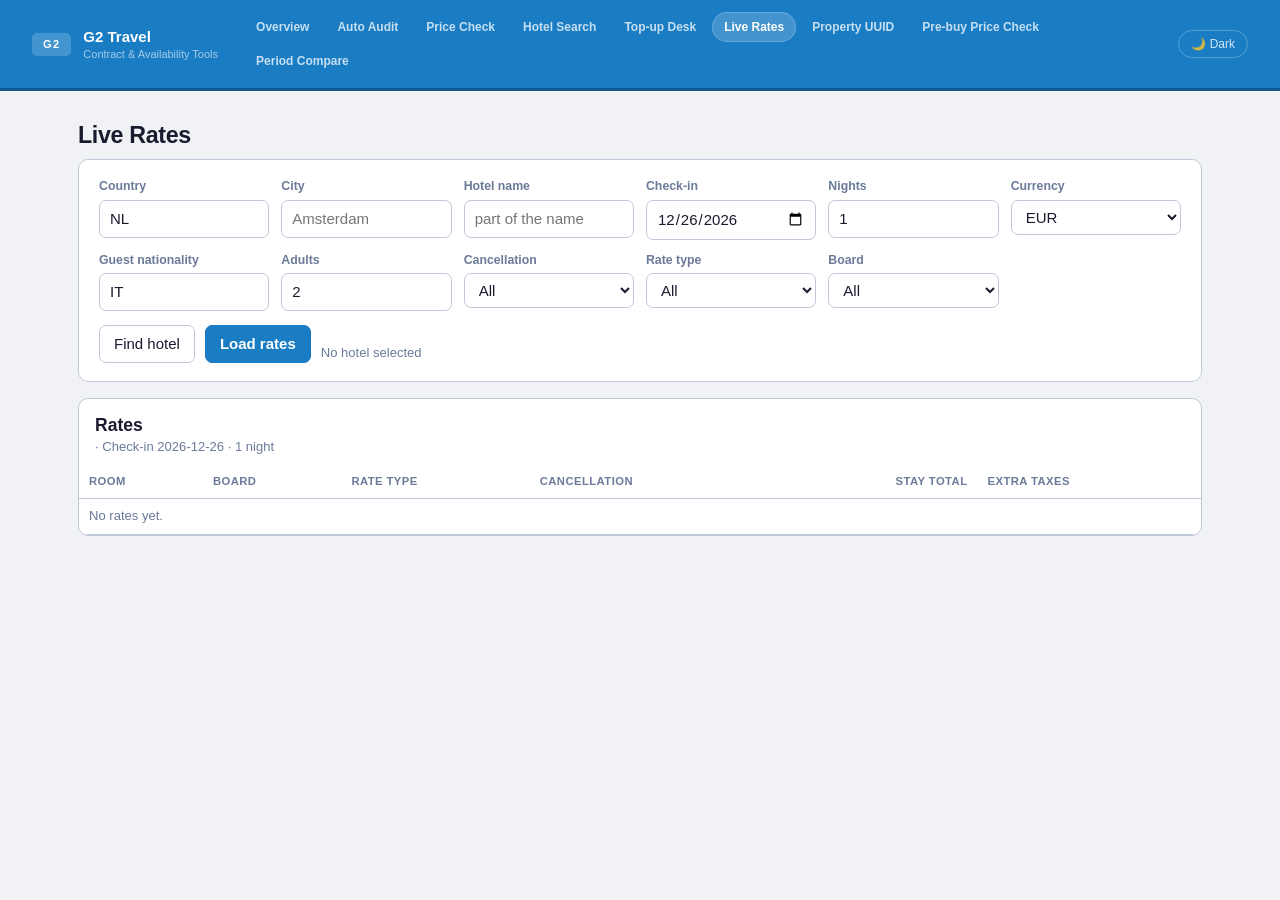
<file: rates.html>
<!doctype html>
<html lang="en">
<head>
<meta charset="utf-8">
<meta name="viewport" content="width=device-width,initial-scale=1">
<title>Live Rates · G2 Travel</title>
<meta name="robots" content="noindex,nofollow">
<style>
:root{--paper:#f0f2f5;--card:#fff;--ink:#1a1a2e;--mute:#6b7a99;--line:#C0C8D8;--teal:#1A7DC4;--teal-d:#0F5A91;--wash:#E8F3FB;--amber:#B7600A;--amber-w:#FEF5EA;--bad:#C0392B;--bad-w:#FDF0EF;--ok:#1e7a4a;--ok-w:#e8f6ee}
*{box-sizing:border-box}
html{font-size:15px}
body{margin:0;background:var(--paper);color:var(--ink);font-family:-apple-system,BlinkMacSystemFont,'Segoe UI',sans-serif;line-height:1.45;font-variant-numeric:tabular-nums}
button,input,select{font:inherit;color:inherit}
h1,h2,h3,p{margin:0}
body.dark{--paper:#0f1117;--card:#1a1d27;--ink:#e8ecf5;--mute:#7a85a3;--line:#2e3347;--wash:#0d1e2e}
main{max-width:1180px;margin:0 auto;padding:28px 28px 80px}
h2{font-size:1.55rem;font-weight:650;letter-spacing:-.015em;margin-bottom:6px}
.lead{color:var(--mute);max-width:76ch;margin-bottom:18px}
.card{background:var(--card);border:1px solid var(--line);border-radius:10px;padding:18px 20px;margin-bottom:16px}
.grid{display:grid;grid-template-columns:repeat(auto-fit,minmax(150px,1fr));gap:12px}
.field label{display:block;font-weight:600;font-size:.82rem;color:var(--mute);margin-bottom:4px}
.field input,.field select{width:100%;border:1px solid var(--line);border-radius:7px;padding:7px 10px;background:var(--card)}
.btn{border:1px solid var(--line);background:var(--card);border-radius:7px;padding:7px 14px;cursor:pointer;font-weight:500}
.btn.pri{background:var(--teal);border-color:var(--teal);color:#fff;font-weight:600}
.btn.sm{padding:4px 10px;font-size:.87rem}
.row{display:flex;gap:10px;align-items:end;flex-wrap:wrap}
.hint{color:var(--mute);font-size:.87rem}
.msg{padding:9px 12px;border-radius:7px;font-size:.93rem;margin-top:10px}
.msg.warn{background:var(--amber-w);color:var(--amber)}
.msg.err{background:var(--bad-w);color:var(--bad)}
.msg.ok{background:var(--ok-w);color:var(--ok)}
.hits{display:grid;gap:6px;margin-top:12px}
.hit{display:flex;justify-content:space-between;gap:12px;align-items:center;border:1px solid var(--line);border-radius:8px;padding:8px 12px}
.scroll{overflow:auto}
table{width:100%;border-collapse:collapse;font-size:.92rem}
th,td{border-bottom:1px solid var(--line);padding:8px 10px;text-align:left;white-space:nowrap}
th{color:var(--mute);font-size:.75rem;letter-spacing:.04em;text-transform:uppercase}
td.num,th.num{text-align:right}
.tag{display:inline-block;border-radius:20px;padding:2px 8px;font-size:.75rem;font-weight:700}
.tag.ok{background:var(--ok-w);color:var(--ok)}
.tag.bad{background:var(--bad-w);color:var(--bad)}
</style>
<link rel="stylesheet" href="./nav.css">
</head>
<body>
<header class="header" id="g2-header" data-page="rates"></header>
<script src="./nav.js"></script>
<main id="app"></main>
<script>
'use strict';
const $ = s => document.querySelector(s);
const esc = s => String(s==null?'':s).replace(/[&<>"']/g,c=>({'&':'&','<':'<','>':'>','"':'"',"'":'&#39;'}[c]));
const today = new Date();
const iso = d => d.toISOString().slice(0,10);
const plus = n => iso(new Date(Date.UTC(today.getUTCFullYear(), today.getUTCMonth(), today.getUTCDate()+n)));
const S = {q:'', country:'NL', city:'', checkin:plus(21), nights:1, currency:'EUR', nat:'IT', adults:2, board:'', cancel:'', rateType:'', hotel:null, hits:[], more:false, rates:[], msg:'', msgk:'', busy:false};

function addDays(iso,n){ const d=new Date(iso+"T00:00:00Z"); d.setUTCDate(d.getUTCDate()+n); return d.toISOString().slice(0,10); }
function money(n, c){ if(n==null || n==='') return '-'; return Number(n).toLocaleString('en-GB',{minimumFractionDigits:2,maximumFractionDigits:2})+' '+c; }

async function api(body){
  const res = await fetch('/api/liteapi-rates', {method:'POST', headers:{'Content-Type':'application/json'}, body:JSON.stringify(body)});
  const json = await res.json().catch(()=>({}));
  if(!res.ok) throw new Error(json.error || ('Request failed '+res.status));
  return json;
}

function read(){
  S.q = $('#q').value.trim();
  S.country = $('#cc').value.trim().toUpperCase();
  S.city = $('#city').value.trim();
  S.checkin = $('#in').value;
  S.nights = Math.max(1, Number($('#nights').value)||1);
  S.currency = $('#cur').value;
  S.nat = $('#nat').value.trim().toUpperCase();
  S.adults = Number($('#ad').value)||2;
  S.board = $('#board').value;
  S.cancel = $('#cancel').value;
  S.rateType = $('#rateType').value;
}

async function findHotels(more){
  read();
  if(S.country.length!==2){ S.msg='Enter a 2-letter country code.'; S.msgk='err'; return render(); }
  if(!S.city && !S.q){ S.msg='Enter a city or part of a hotel name.'; S.msgk='err'; return render(); }
  const offset = more ? S.hits.length : 0;
  S.busy=true; S.msg = more ? 'Loading more hotels…' : 'Searching hotels…'; S.msgk=''; render();
  try{
    const j = await api({mode:'hotels', countryCode:S.country, cityName:S.city, hotelName:S.q, offset});
    const rows = j.hotels||[];
    S.hits = more ? S.hits.concat(rows) : rows;
    S.more = !!j.more;
    const where = j.widened ? ' in the country, not only that city' : '';
    S.msg = S.hits.length ? (S.hits.length+' hotels'+where+'. Pick one.'+(S.more?' More are available.':'')) : 'No hotels found. Try a shorter name, or clear the city.';
    S.msgk = S.hits.length ? 'ok' : 'warn';
  }catch(e){ S.msg=e.message; S.msgk='err'; }
  S.busy=false; render();
}

async function loadRates(){
  read();
  if(!S.hotel){ S.msg='Pick a hotel first.'; S.msgk='err'; return render(); }
  if(!S.checkin || S.nights<1){ S.msg='Set a check-in and at least 1 night.'; S.msgk='err'; return render(); }
  S.busy=true; S.msg='Loading live rates…'; S.msgk=''; render();
  try{
    const j = await api({mode:'rates', hotelId:S.hotel.id, checkin:S.checkin, checkout:addDays(S.checkin,S.nights), currency:S.currency, guestNationality:S.nat, adults:S.adults, maxRates:200, refundableOnly:S.cancel==='flex', boardType:S.board||undefined});
    S.rates = j.rates||[];
    S.nights = j.nights||1;
    S.msg = S.rates.length ? S.rates.length+' rates.' : 'No availability for those dates.';
    S.msgk = S.rates.length ? 'ok' : 'warn';
  }catch(e){ S.msg=e.message; S.msgk='err'; S.rates=[]; }
  S.busy=false; render();
}

function shown(){
  return S.rates.filter(r => {
    if(S.board && r.board!==S.board) return false;
    if(S.cancel==='nrf' && r.refundable) return false;
    if(S.cancel==='flex' && !r.refundable) return false;
    if(S.rateType && (r.rateType||'').toLowerCase()!==S.rateType) return false;
    return true;
  });
}

function render(){
  const rows = shown();
  $('#app').innerHTML = `
  <section>
    <h2>Live Rates</h2>
    <div class="card">
      <div class="grid">
        <div class="field"><label>Country</label><input id="cc" value="${esc(S.country)}" maxlength="2"></div>
        <div class="field"><label>City</label><input id="city" value="${esc(S.city)}" placeholder="Amsterdam"></div>
        <div class="field"><label>Hotel name</label><input id="q" value="${esc(S.q)}" placeholder="part of the name"></div>
        <div class="field"><label>Check-in</label><input id="in" type="date" value="${esc(S.checkin)}"></div>
        <div class="field"><label>Nights</label><input id="nights" type="number" min="1" max="30" value="${S.nights}"></div>
        <div class="field"><label>Currency</label><select id="cur">${['EUR','GBP','USD','CHF'].map(c=>`<option ${c===S.currency?'selected':''}>${c}</option>`).join('')}</select></div>
        <div class="field"><label>Guest nationality</label><input id="nat" value="${esc(S.nat)}" maxlength="2"></div>
        <div class="field"><label>Adults</label><input id="ad" type="number" min="1" max="6" value="${S.adults}"></div>
        <div class="field"><label>Cancellation</label><select id="cancel">
          <option value="" ${S.cancel===''?'selected':''}>All</option>
          <option value="nrf" ${S.cancel==='nrf'?'selected':''}>Non-refundable</option>
          <option value="flex" ${S.cancel==='flex'?'selected':''}>Flexible</option>
        </select></div>
        <div class="field"><label>Rate type</label><select id="rateType">
          <option value="" ${S.rateType===''?'selected':''}>All</option>
          <option value="standard" ${S.rateType==='standard'?'selected':''}>standard</option>
          <option value="package" ${S.rateType==='package'?'selected':''}>package</option>
        </select></div>
        <div class="field"><label>Board</label><select id="board">
          <option value="" ${S.board===''?'selected':''}>All</option>
          <option value="RO" ${S.board==='RO'?'selected':''}>RO</option>
          <option value="BB" ${S.board==='BB'?'selected':''}>BB</option>
          <option value="HB" ${S.board==='HB'?'selected':''}>HB</option>
          <option value="FB" ${S.board==='FB'?'selected':''}>FB</option>
          <option value="AI" ${S.board==='AI'?'selected':''}>AI</option>
        </select></div>
      </div>
      <div class="row" style="margin-top:14px">
        <button class="btn" id="find" ${S.busy?'disabled':''}>Find hotel</button>
        <button class="btn pri" id="rates" ${S.busy||!S.hotel?'disabled':''}>Load rates</button>
        <span class="hint">${S.hotel?esc(S.hotel.name)+' · '+esc(S.hotel.id):'No hotel selected'}</span>
      </div>
      ${S.msg?`<div class="msg ${S.msgk}">${esc(S.msg)}</div>`:''}
      ${S.hits.length?`<div class="hits">${S.hits.map((h,i)=>`<div class="hit"><div><b>${esc(h.name)}</b><div class="hint">${esc([h.address,h.city,h.country].filter(Boolean).join(', '))}</div></div><button class="btn sm" data-use="${i}">Use</button></div>`).join('')}</div>`:''}
      ${S.more?`<div class="row" style="margin-top:10px"><button class="btn sm" id="more">Load more hotels</button></div>`:''}
    </div>
    <div class="card" style="padding:0;overflow:hidden">
      <div style="padding:14px 16px 8px"><h3>${esc(S.hotel&&S.hotel.name||'Rates')}</h3><p class="hint">${esc(S.city||'')} · Check-in ${esc(S.checkin)} · ${S.nights} night${S.nights===1?'':'s'}</p></div>
      <div class="scroll"><table><thead><tr>
        <th>Room</th><th>Board</th><th>Rate type</th><th>Cancellation</th><th class="num">Stay total</th><th>Extra taxes</th>
      </tr></thead><tbody>${rows.length?rows.map(r=>`<tr>
        <td>${esc(r.room)}</td>
        <td>${esc(r.board||'-')} ${r.boardName?`<span class="hint">${esc(r.boardName)}</span>`:''}</td>
        <td>${esc(r.rateType||'-')}</td>
        <td>${r.refundable?'<span class="tag ok">Flexible</span>':'<span class="tag bad">Non-refundable</span>'}</td>
        <td class="num"><b>${money(r.total, r.currency)}</b></td>
        <td class="hint">${r.taxes&&r.taxes.length?r.taxes.map(t=>esc((t.description||'Tax')+' '+money(t.amount,t.currency||r.currency))).join(' · '):'Included or not listed'}</td>
      </tr>`).join(''):`<tr><td colspan="6" class="hint">${S.rates.length&&!shown().length?'No rates match these filters.':'No rates yet.'}</td></tr>`}</tbody></table></div>
    </div>
  </section>`;
  $('#find').onclick=()=>findHotels(false);
  const moreBtn=document.getElementById('more'); if(moreBtn) moreBtn.onclick=()=>findHotels(true);
  $('#rates').onclick=loadRates;
  $('#board').onchange=()=>{ S.board=$('#board').value; if(S.hotel) loadRates(); else render(); };
  $('#cancel').onchange=()=>{ S.cancel=$('#cancel').value; if(S.hotel) loadRates(); else render(); };
  $('#rateType').onchange=()=>{ S.rateType=$('#rateType').value; render(); };
  document.querySelectorAll('[data-use]').forEach(b=>b.onclick=()=>{ S.hotel=S.hits[+b.dataset.use]; S.hits=[]; S.msg='Hotel set. Load rates when the dates are right.'; S.msgk='ok'; render(); });
}
(function(){
  const key='g2.theme';
  const apply=v=>{ document.body.classList.toggle('dark', v==='dark'); const b=document.getElementById('dark-toggle'); if(b) b.textContent=v==='dark'?'☀️ Light':'🌙 Dark'; };
  apply(localStorage.getItem(key)||'light');
  document.addEventListener('click',e=>{ if(e.target&&e.target.id==='dark-toggle'){ const next=document.body.classList.contains('dark')?'light':'dark'; localStorage.setItem(key,next); apply(next); } });
})();
render();
</script>
</body>
</html>
</file>
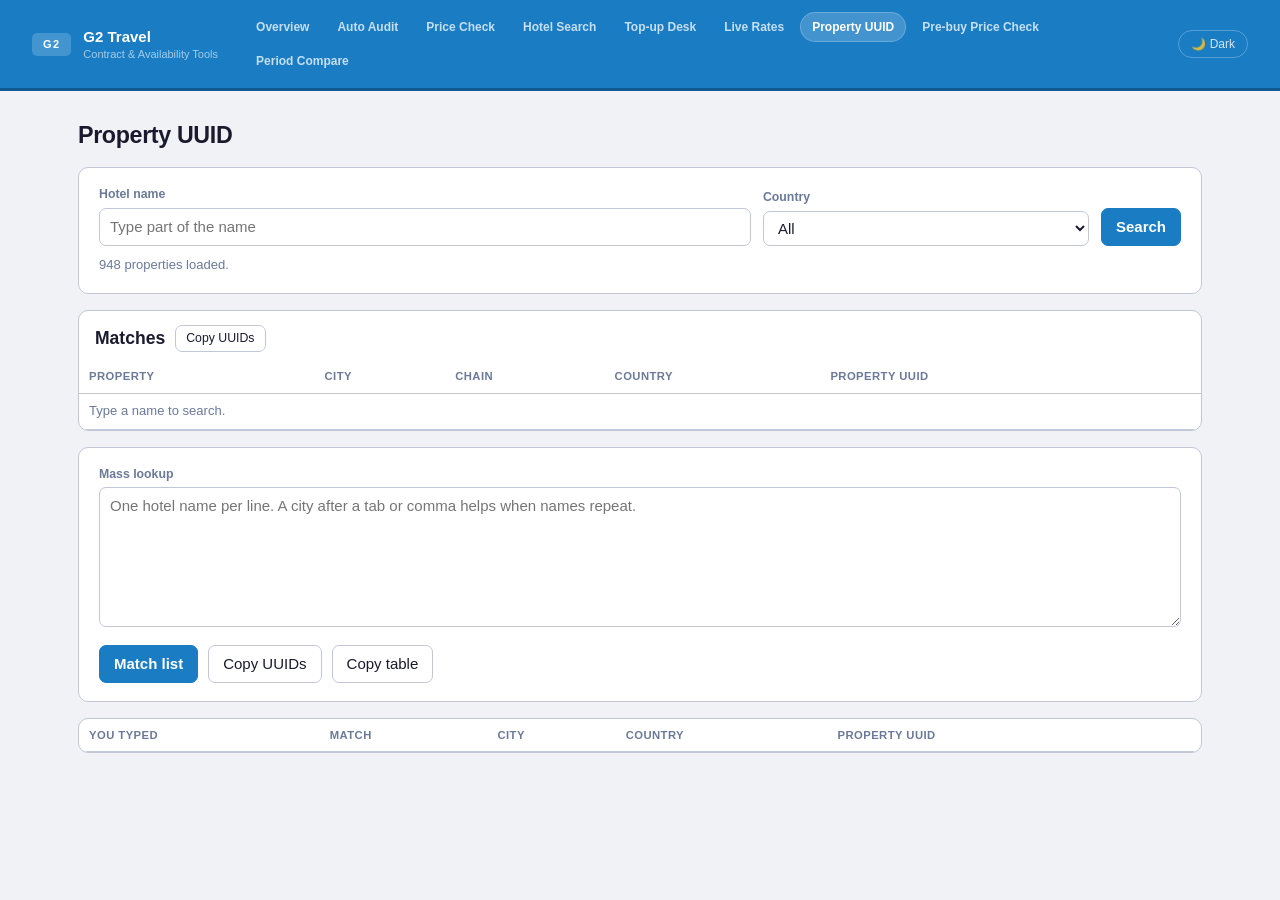
<file: uuid.html>
<!doctype html>
<html lang="en">
<head>
<meta charset="utf-8">
<meta name="viewport" content="width=device-width,initial-scale=1">
<title>Property UUID · G2 Travel</title>
<meta name="robots" content="noindex,nofollow">
<style>
:root{--paper:#f0f2f5;--card:#fff;--ink:#1a1a2e;--mute:#6b7a99;--line:#C0C8D8;--teal:#1A7DC4;--teal-d:#0F5A91;--wash:#E8F3FB;--amber:#B7600A;--amber-w:#FEF5EA;--bad:#C0392B;--bad-w:#FDF0EF;--ok:#1e7a4a;--ok-w:#e8f6ee}
*{box-sizing:border-box}
html{font-size:15px}
body{margin:0;background:var(--paper);color:var(--ink);font-family:-apple-system,BlinkMacSystemFont,'Segoe UI',sans-serif;line-height:1.45}
button,input,select,textarea{font:inherit;color:inherit}
h1,h2,h3,p{margin:0}
body.dark{--paper:#0f1117;--card:#1a1d27;--ink:#e8ecf5;--mute:#7a85a3;--line:#2e3347;--wash:#0d1e2e}
main{max-width:1180px;margin:0 auto;padding:28px 28px 80px}
h2{font-size:1.55rem;font-weight:650;letter-spacing:-.015em;margin-bottom:14px}
.card{background:var(--card);border:1px solid var(--line);border-radius:10px;padding:18px 20px;margin-bottom:16px}
.grid{display:grid;grid-template-columns:1.4fr .7fr auto;gap:12px;align-items:end}
.field label{display:block;font-weight:600;font-size:.82rem;color:var(--mute);margin-bottom:4px}
.field input,.field select,.field textarea{width:100%;border:1px solid var(--line);border-radius:7px;padding:7px 10px;background:var(--card)}
textarea{min-height:140px;resize:vertical}
.btn{border:1px solid var(--line);background:var(--card);border-radius:7px;padding:7px 14px;cursor:pointer;font-weight:500}
.btn.pri{background:var(--teal);border-color:var(--teal);color:#fff;font-weight:600}
.btn.sm{padding:4px 10px;font-size:.82rem}
.row{display:flex;gap:10px;align-items:center;flex-wrap:wrap}
.hint{color:var(--mute);font-size:.87rem}
.scroll{overflow:auto}
table{width:100%;border-collapse:collapse;font-size:.9rem}
th,td{border-bottom:1px solid var(--line);padding:8px 10px;text-align:left;vertical-align:top}
th{color:var(--mute);font-size:.75rem;letter-spacing:.04em;text-transform:uppercase;white-space:nowrap}
.uuid{font-family:ui-monospace,SFMono-Regular,Menlo,monospace;font-size:.82rem;white-space:nowrap}
.tag{display:inline-block;border-radius:20px;padding:2px 8px;font-size:.75rem;font-weight:700}
.tag.ok{background:var(--ok-w);color:var(--ok)}
.tag.warn{background:var(--amber-w);color:var(--amber)}
.tag.bad{background:var(--bad-w);color:var(--bad)}
.copy{white-space:nowrap}
body.dark .field input,body.dark .field select,body.dark .field textarea{background:#12151e}
</style>
<link rel="stylesheet" href="./nav.css">
</head>
<body>
<header class="header" id="g2-header" data-page="uuid"></header>
<script src="./nav.js"></script>
<main>
  <h2>Property UUID</h2>
  <section class="card">
    <div class="grid">
      <div class="field"><label>Hotel name</label><input id="q" placeholder="Type part of the name" autocomplete="off"></div>
      <div class="field"><label>Country</label><select id="cc"><option value="">All</option></select></div>
      <button class="btn pri" id="find">Search</button>
    </div>
    <p class="hint" id="one-status" style="margin-top:10px">948 properties loaded.</p>
  </section>
  <section class="card" style="padding:0;overflow:hidden">
    <div style="padding:14px 16px 8px" class="row">
      <h3>Matches</h3>
      <button class="btn sm" id="copy-one">Copy UUIDs</button>
    </div>
    <div class="scroll"><table><thead><tr><th>Property</th><th>City</th><th>Chain</th><th>Country</th><th>Property UUID</th><th></th></tr></thead><tbody id="one"></tbody></table></div>
  </section>
  <section class="card">
    <div class="field"><label>Mass lookup</label><textarea id="bulk" placeholder="One hotel name per line. A city after a tab or comma helps when names repeat."></textarea></div>
    <div class="row" style="margin-top:12px">
      <button class="btn pri" id="match">Match list</button>
      <button class="btn" id="copy-bulk">Copy UUIDs</button>
      <button class="btn" id="copy-tsv">Copy table</button>
      <span class="hint" id="bulk-status"></span>
    </div>
  </section>
  <section class="card" style="padding:0;overflow:hidden">
    <div class="scroll"><table><thead><tr><th>You typed</th><th>Match</th><th>City</th><th>Country</th><th>Property UUID</th><th></th></tr></thead><tbody id="many"></tbody></table></div>
  </section>
</main>
<script>
'use strict';
const esc = s => String(s==null?'':s).replace(/[&<>"']/g,c=>({'&':'&','<':'<','>':'>','"':'"',"'":'&#39;'}[c]));
const norm = s => String(s||'').normalize('NFD').replace(/[\u0300-\u036f]/g,'').toLowerCase().replace(/[^a-z0-9]+/g,' ').trim();
let DATA = [];
let oneRows = [];
let bulkRows = [];

function countryOf(r){ return r.country || ''; }
function cityOf(r){ return [r.city, r.master].filter(Boolean).filter((v,i,a)=>a.indexOf(v)===i).join(' · '); }

function score(q, r){
  const n = norm(r.name);
  if(!q) return 0;
  if(n===q) return 100;
  if(n.startsWith(q)) return 80;
  if(n.includes(q)) return 60;
  const words = q.split(' ').filter(w=>w.length>2);
  if(!words.length) return 0;
  const hit = words.filter(w=>n.includes(w)).length;
  return hit ? Math.round(40*hit/words.length) : 0;
}

function search(q, country){
  const nq = norm(q);
  return DATA
    .filter(r => !country || r.country===country)
    .map(r => ({r, s: score(nq, r)}))
    .filter(x => x.s>=40)
    .sort((a,b)=>b.s-a.s || a.r.name.localeCompare(b.r.name))
    .slice(0, 40);
}

function best(line){
  const raw = line.trim();
  if(!raw) return null;
  const parts = raw.split(/\t|,/).map(s=>s.trim()).filter(Boolean);
  const name = parts[0];
  const hint = norm(parts.slice(1).join(' '));
  const nq = norm(name);
  let hits = DATA.map(r=>({r, s: score(nq, r)})).filter(x=>x.s>=40);
  if(hint){
    const narrowed = hits.filter(x => norm(x.r.city+' '+x.r.master+' '+x.r.country).includes(hint) || hint.includes(norm(x.r.city)));
    if(narrowed.length) hits = narrowed;
  }
  hits.sort((a,b)=>b.s-a.s);
  if(!hits.length) return {typed: raw, status:'none'};
  const top = hits[0];
  const tied = hits.filter(x=>x.s===top.s).length;
  return {typed: raw, status: top.s>=80 && tied===1 ? 'ok' : 'maybe', r: top.r, alts: tied};
}

function uuidCell(id){
  return `<td class="uuid">${esc(id)}</td><td class="copy"><button class="btn sm" data-copy="${esc(id)}">Copy</button></td>`;
}

function drawOne(){
  const q = document.getElementById('q').value.trim();
  const country = document.getElementById('cc').value;
  oneRows = q ? search(q, country).map(x=>x.r) : [];
  document.getElementById('one').innerHTML = oneRows.length ? oneRows.map(r=>`<tr>
    <td><b>${esc(r.name)}</b></td><td>${esc(cityOf(r))}</td><td>${esc(r.chain||'-')}</td><td>${esc(r.country)}</td>
    ${uuidCell(r.uuid)}</tr>`).join('') : `<tr><td colspan="6" class="hint">${q?'No property with that name.':'Type a name to search.'}</td></tr>`;
  document.getElementById('one-status').textContent = q ? oneRows.length+' match'+(oneRows.length===1?'':'es')+' · '+DATA.length+' properties' : DATA.length+' properties loaded.';
}

function drawBulk(){
  const lines = document.getElementById('bulk').value.split(/\n/).map(s=>s.trim()).filter(Boolean);
  bulkRows = lines.map(best);
  const ok = bulkRows.filter(x=>x.status==='ok').length;
  const maybe = bulkRows.filter(x=>x.status==='maybe').length;
  const none = bulkRows.filter(x=>x.status==='none').length;
  document.getElementById('bulk-status').textContent = lines.length ? ok+' exact · '+maybe+' check · '+none+' not found' : '';
  document.getElementById('many').innerHTML = bulkRows.length ? bulkRows.map(x=>{
    if(x.status==='none') return `<tr><td>${esc(x.typed)}</td><td colspan="3"><span class="tag bad">Not found</span></td><td></td><td></td></tr>`;
    const tag = x.status==='ok' ? '<span class="tag ok">Match</span>' : '<span class="tag warn">Check</span>';
    const extra = x.alts>1 ? ' <span class="hint">'+x.alts+' close</span>' : '';
    return `<tr><td>${esc(x.typed)}</td><td>${tag} ${esc(x.r.name)}${extra}</td><td>${esc(cityOf(x.r))}</td><td>${esc(x.r.country)}</td>${uuidCell(x.r.uuid)}</tr>`;
  }).join('') : `<tr><td colspan="6" class="hint">Paste names, then match.</td></tr>`;
}

async function copy(text){
  try{ await navigator.clipboard.writeText(text); }catch(e){ const ta=document.createElement('textarea'); ta.value=text; document.body.appendChild(ta); ta.select(); document.execCommand('copy'); ta.remove(); }
}

document.addEventListener('click', e=>{
  const b=e.target.closest('[data-copy]');
  if(!b) return;
  copy(b.dataset.copy);
  b.textContent='Copied';
  setTimeout(()=>b.textContent='Copy', 900);
});
document.getElementById('find').onclick=drawOne;
document.getElementById('q').addEventListener('input', drawOne);
document.getElementById('cc').onchange=drawOne;
document.getElementById('match').onclick=drawBulk;
document.getElementById('copy-one').onclick=()=>copy(oneRows.map(r=>r.uuid).join('\n'));
document.getElementById('copy-bulk').onclick=()=>copy(bulkRows.map(x=>x.r?x.r.uuid:'').join('\n'));
document.getElementById('copy-tsv').onclick=()=>copy(['Typed\tProperty\tCity\tCountry\tUUID'].concat(bulkRows.map(x=>[x.typed, x.r?x.r.name:'', x.r?cityOf(x.r):'', x.r?x.r.country:'', x.r?x.r.uuid:''].join('\t'))).join('\n'));

fetch('./uuid-data.json').then(r=>r.json()).then(rows=>{
  DATA = rows;
  const countries=[...new Set(rows.map(r=>r.country).filter(Boolean))].sort();
  document.getElementById('cc').innerHTML='<option value="">All</option>'+countries.map(c=>`<option>${esc(c)}</option>`).join('');
  document.getElementById('one-status').textContent=rows.length+' properties loaded.';
  drawOne();
}).catch(()=>{ document.getElementById('one-status').textContent='Could not load the property list.'; });

(function(){
  const key='g2.theme';
  const apply=v=>{ document.body.classList.toggle('dark', v==='dark'); const b=document.getElementById('dark-toggle'); if(b) b.textContent=v==='dark'?'☀️ Light':'🌙 Dark'; };
  apply(localStorage.getItem(key)||'light');
  document.addEventListener('click',e=>{ if(e.target&&e.target.id==='dark-toggle'){ const next=document.body.classList.contains('dark')?'light':'dark'; localStorage.setItem(key,next); apply(next); } });
})();
</script>
</body>
</html>
</file>
<file: nav.css>
/* Shared G2 Travel header: the one place the top bar is styled.
   Fixed colours on purpose, so the bar looks identical on every tool in light and dark mode. */
.header,.header *{box-sizing:border-box}
.header .app-nav-link,.header .dark-toggle,.header .header-title,.header .header-sub,.header .logo-mark{line-height:1.35;margin-top:0;margin-bottom:0}
.header{font-family:-apple-system,BlinkMacSystemFont,'Segoe UI',sans-serif;font-size:15px;line-height:1.35;background:#1A7DC4;padding:12px 32px;display:flex;align-items:center;gap:12px;position:sticky;top:0;z-index:100;border-bottom:3px solid #0F5A91;flex-wrap:wrap}
.header .logo-mark{font-size:11px;font-weight:700;color:#fff;letter-spacing:.12em;text-transform:uppercase;background:rgba(255,255,255,.18);padding:4px 11px;border-radius:5px}
.header .header-title{font-size:15px;font-weight:600;color:#fff}
.header .header-sub{font-size:11px;color:rgba(255,255,255,.6)}
.app-nav{display:flex;align-items:center;gap:4px;margin-left:14px;flex-wrap:wrap;flex:1}
.app-nav-link{color:rgba(255,255,255,.75);text-decoration:none;font-size:12px;font-weight:600;padding:6px 11px;border-radius:20px;border:1px solid transparent;white-space:nowrap;background:none;cursor:pointer;font-family:inherit}
.app-nav-link:hover{background:rgba(255,255,255,.12);color:#fff}
.app-nav-link.is-active{background:rgba(255,255,255,.18);color:#fff;border-color:rgba(255,255,255,.2)}
.header .dark-toggle{background:none;border:1px solid rgba(255,255,255,.25);color:rgba(255,255,255,.8);padding:5px 12px;border-radius:20px;font-size:12px;font-weight:500;cursor:pointer;font-family:inherit;display:flex;align-items:center;gap:6px;margin-left:8px;transition:all .2s}
.header .dark-toggle:hover{background:rgba(255,255,255,.12);color:#fff}
@media(max-width:1100px){.app-nav-link{font-size:11px;padding:5px 9px}}
</file>
